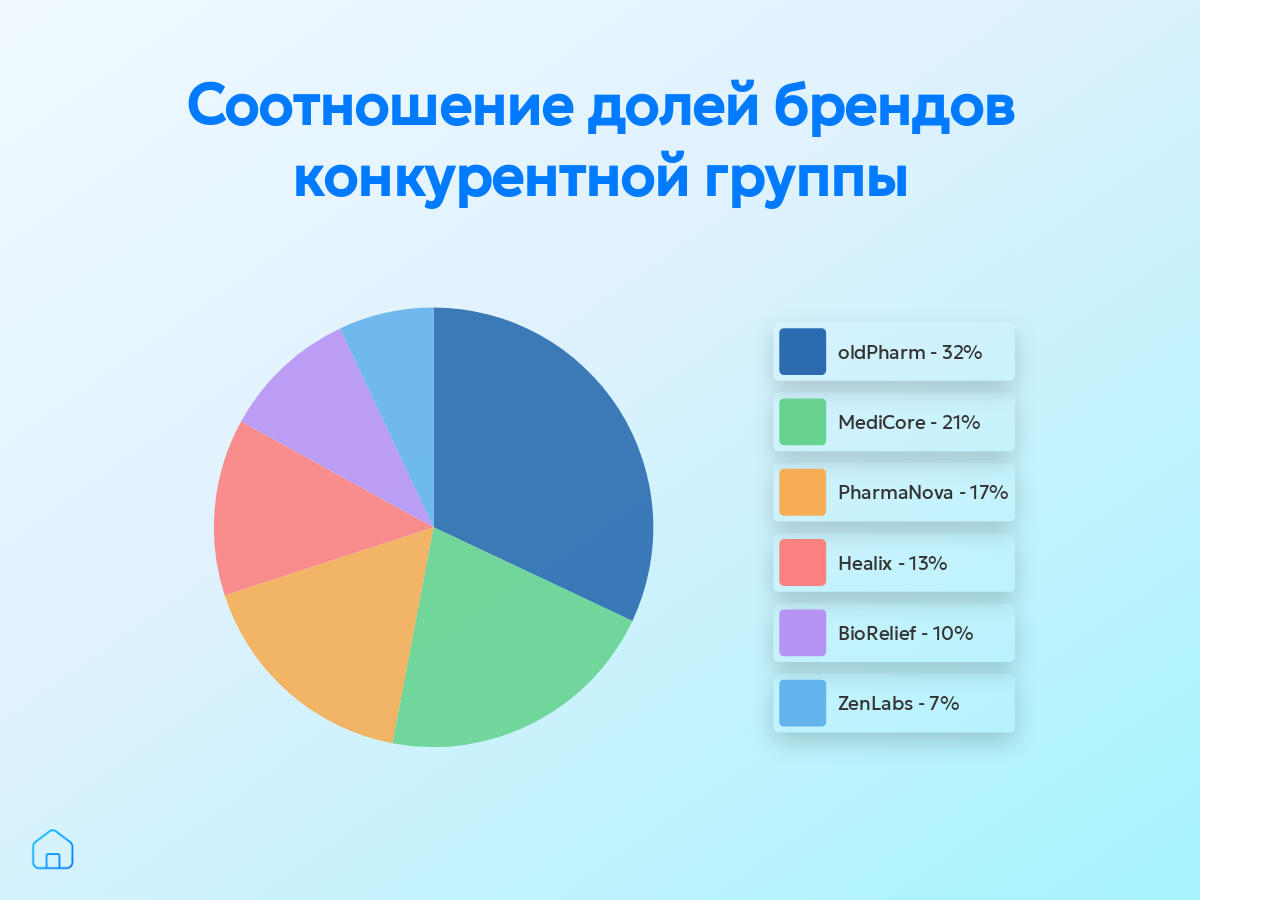
<file: slides/competitors/index.html>
<!doctype html>
<html lang="ru">
  <head>
    <meta charset="UTF-8" />
    <title>Конкурентная группа</title>
    <link rel="stylesheet" href="../../shared/css/app.css" />
    <link rel="stylesheet" href="./css/slide.css" />
  </head>
  <body data-slide="competitors">
    <div class="viewport">
      <div class="slide-frame start-slide">
        <h1>Соотношение долей брендов конкурентной группы</h1>
        <div class="chart-container">
          <svg id="chart" viewBox="0 0 400 400"></svg>
          <div class="legend" id="legend"></div>
        </div>
        <div id="hub"></div>
      </div>
    </div>
  </body>
  <script src="../../shared/js/tracker.js"></script>
  <script src="../../shared/js/app.js"></script>
  <script src="./js/slide.js"></script>
</html>
</file>
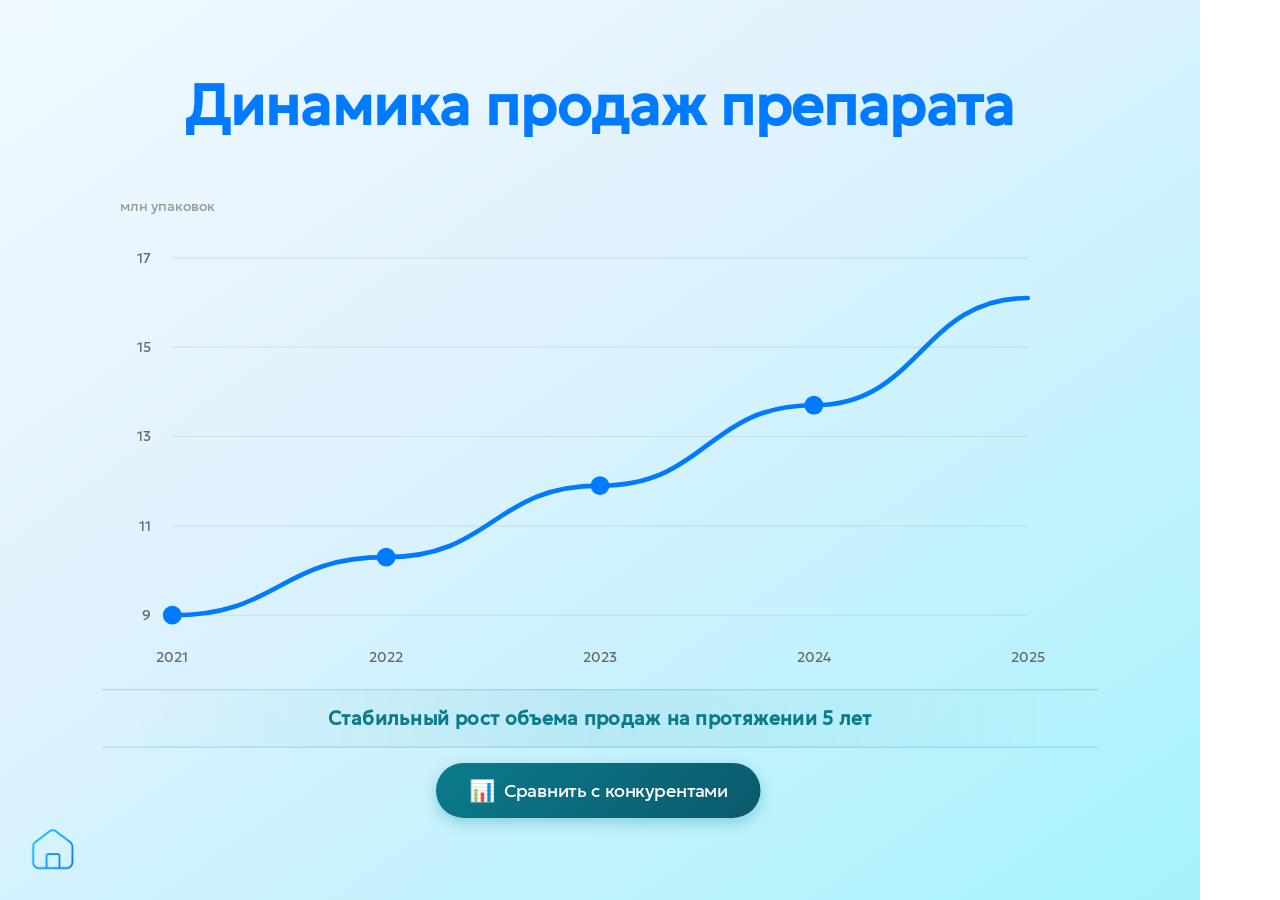
<file: slides/sales/index.html>
<!doctype html>
<html lang="ru">
  <head>
    <meta charset="UTF-8" />
    <title>Объем продаж</title>
    <link rel="stylesheet" href="../../shared/css/app.css" />
    <link rel="stylesheet" href="./css/slide.css" />
  </head>
  <body data-slide="sales">
    <div class="viewport">
      <div class="slide-frame start-slide">
        <h1>Динамика продаж препарата</h1>
        <svg id="chart" width="850" height="425"></svg>
        <div class="tooltip" id="tooltip"></div>
        <div class="note">Стабильный рост объема продаж на протяжении 5 лет</div>
        <div class="btn-competitors i-trigger" data-slide="../competitors/index.html">Сравнить с конкурентами</div>
        <div id="hub"></div>
      </div>
    </div>
  </body>
  <script src="../../shared/js/tracker.js"></script>
  <script src="../../shared/js/app.js"></script>
  <script src="./js/slide.js"></script>
</html>
</file>
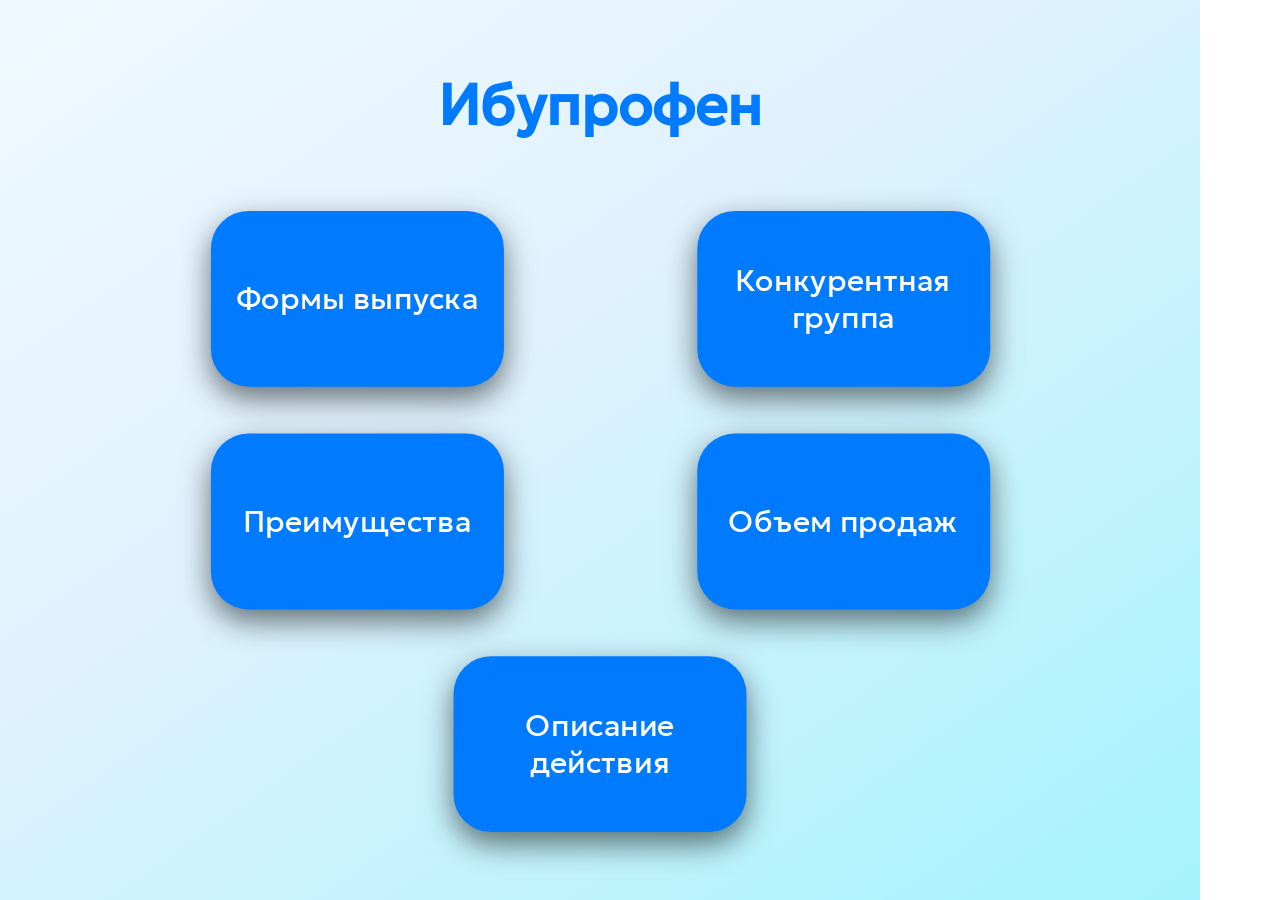
<file: slides/start/index.html>
<!doctype html>
<html lang="ru">
  <head>
    <meta charset="UTF-8" />
    <title>Стартовый слайд</title>
    <link rel="stylesheet" href="../../shared/css/app.css" />
    <link rel="stylesheet" href="./css/slide.css" />
  </head>
  <body data-slide="start">
    <div class="viewport">
      <div class="slide-frame start-slide">
        <h1>Ибупрофен</h1>
        <div class="nav">
          <div class="btn btn-1 i-trigger" data-slide="../forms/index.html">Формы выпуска</div>
          <div class="btn btn-2 i-trigger" data-slide="../competitors/index.html">
            Конкурентная группа
          </div>
          <div class="btn btn-3 i-trigger" data-slide="../advantages/index.html">Преимущества</div>
          <div class="btn btn-4 i-trigger" data-slide="../sales/index.html">Объем продаж</div>
          <div class="btn btn-5 i-trigger" data-slide="../mechanism/index.html">
            Описание действия
          </div>
        </div>
      </div>
    </div>
  </body>
  <script src="../../shared/js/tracker.js"></script>
  <script src="../../shared/js/app.js"></script>
</html>
</file>
<file: shared/css/app.css>
@keyframes blink {
  0% {
    opacity: 0.9;
  }
  25% {
    opacity: 0.7;
  }
  50% {
    opacity: 1;
  }
  75% {
    opacity: 0.7;
  }
  100% {
    opacity: 0.9;
  }
}
@keyframes blink-shadow {
  0% {
    filter: drop-shadow(0 0 6px rgb(0, 123, 255));
  }
  50% {
    filter: drop-shadow(0 0 18px rgb(0, 123, 255));
  }
  100% {
    filter: drop-shadow(0 0 6px rgb(0, 123, 255));
  }
}
@keyframes spin {
  to {
    --angle: 360deg;
  }
}
@property --angle {
  syntax: "<angle>";
  initial-value: 0deg;
  inherits: false;
}
@font-face {
  font-family: "GeologicaRegular";
  src: url("fonts/Geologica/Geologica-Regular.ttf") format("truetype");
}
* {
  margin: 0;
  padding: 0;
  box-sizing: border-box;
}

body {
  font-family: "GeologicaRegular";
}

.viewport {
  width: 1024px;
  height: 768px;
  transform-origin: 0 0;
  overflow: hidden;
}

.slide-frame {
  width: 1024px;
  height: 768px;
  position: relative;
  overflow: hidden;
  background: linear-gradient(145deg, #f0f9ff 0%, #e0f2fe 40%, #a5f3fc 100%);
}

h1 {
  text-align: center;
  margin-top: 60px;
  color: #007bff;
  font-size: 48px;
}

#hub {
  position: absolute;
  bottom: 0;
}
#hub img {
  margin-left: 20px;
  margin-bottom: 15px;
  cursor: pointer;
}

.popup {
  width: 1024px;
  height: 768px;
  z-index: 1000;
  position: absolute;
  overflow: hidden;
  left: 0;
  top: 0;
  right: 0;
  bottom: 0;
  border: none;
  opacity: 0;
  background: rgba(0, 0, 0, 0.5);
  backdrop-filter: blur(10px);
  transform: scale(0);
  transition: opacity 0.5s ease, transform 0.1s 0.5s ease;
}
.popup.active {
  opacity: 1;
  transform: scale(1);
  transition: opacity 0.2s;
}
.popup.active article {
  transform: translate(0, 0);
  transition: all 0.3s ease 0.2s;
}
.popup article {
  position: relative;
  width: 100%;
  height: 100%;
  transform: translateY(768px);
  transition: transform 0.3s ease, opacity 0.2s ease;
}
.popup article .popup-window {
  width: 900px;
  height: 568px;
  background-color: #fff;
  border-radius: 32px;
  position: absolute;
  left: 56px;
  top: 100px;
}
.popup article .popup-window .btn-close {
  width: 50px;
  height: 50px;
  display: flex;
  justify-content: center;
  align-items: center;
  background-color: #f0f4f8;
  color: #333333;
  border-radius: 50%;
  padding: 20px;
  font-size: 28px;
  cursor: pointer;
  position: absolute;
  top: -25px;
  right: 0px;
  transition: all 0.2s ease;
  box-shadow: 0 4px 10px rgba(0, 123, 255, 0.2);
}
.popup article .popup-window .btn-close:hover {
  background-color: #007bff;
  color: #fff;
}

/*# sourceMappingURL=app.css.map */
</file>
<file: slides/competitors/css/slide.css>
@keyframes blink {
  0% {
    opacity: 0.9;
  }
  25% {
    opacity: 0.7;
  }
  50% {
    opacity: 1;
  }
  75% {
    opacity: 0.7;
  }
  100% {
    opacity: 0.9;
  }
}
@keyframes blink-shadow {
  0% {
    filter: drop-shadow(0 0 6px rgb(0, 123, 255));
  }
  50% {
    filter: drop-shadow(0 0 18px rgb(0, 123, 255));
  }
  100% {
    filter: drop-shadow(0 0 6px rgb(0, 123, 255));
  }
}
@keyframes spin {
  to {
    --angle: 360deg;
  }
}
@property --angle {
  syntax: "<angle>";
  initial-value: 0deg;
  inherits: false;
}
.chart-container {
  position: absolute;
  top: 200px;
  left: 120px;
  display: flex;
  align-items: center;
  gap: 40px;
}

#chart {
  width: 500px;
  height: 500px;
}
#chart path {
  opacity: 0.9;
}
#chart path.active {
  animation: blink 1.5s linear infinite;
}

.legend {
  display: flex;
  flex-direction: column;
  gap: 10px;
}
.legend .legend-item {
  display: flex;
  align-items: center;
  gap: 10px;
  padding: 5px;
  font-size: 16px;
  color: #333333;
  border-radius: 4px;
  box-shadow: 0 8px 20px rgba(0, 0, 0, 0.18);
  cursor: pointer;
  transition: all 0.2s ease;
}
.legend .legend-item .legend-color {
  width: 40px;
  height: 40px;
  border-radius: 4px;
}
.legend .legend-item.active {
  font-weight: bold;
  transform: translateX(-40px);
}

/*# sourceMappingURL=slide.css.map */
</file>
<file: slides/sales/css/slide.css>
@charset "UTF-8";
@keyframes blink {
  0% {
    opacity: 0.9;
  }
  25% {
    opacity: 0.7;
  }
  50% {
    opacity: 1;
  }
  75% {
    opacity: 0.7;
  }
  100% {
    opacity: 0.9;
  }
}
@keyframes blink-shadow {
  0% {
    filter: drop-shadow(0 0 6px rgb(0, 123, 255));
  }
  50% {
    filter: drop-shadow(0 0 18px rgb(0, 123, 255));
  }
  100% {
    filter: drop-shadow(0 0 6px rgb(0, 123, 255));
  }
}
@keyframes spin {
  to {
    --angle: 360deg;
  }
}
@property --angle {
  syntax: "<angle>";
  initial-value: 0deg;
  inherits: false;
}
#chart {
  margin-top: 40px;
  margin-left: 87px;
}

.grid-line {
  stroke: rgba(0, 0, 0, 0.08);
  stroke-width: 1;
}

.axis-text {
  font-size: 12px;
  fill: #666;
}

.y-label {
  font-size: 12px;
  fill: #999;
}

.line {
  fill: none;
  stroke: #007bff;
  stroke-width: 4;
  stroke-linecap: round;
}

.point {
  fill: #007bff;
  opacity: 0;
  transform: scale(0);
  transform-origin: center;
}
.point.active {
  opacity: 1;
  transform: scale(1);
  transition: 0.1s;
}
.point:hover {
  stroke: #fff;
  stroke-width: 1px;
  animation: blink-shadow 1s linear infinite;
}
.point.last {
  r: 16;
  animation: blink-shadow 1.5s linear infinite;
}

.tooltip {
  position: absolute;
  padding: 8px 12px;
  font-size: 14px;
  background: #fff;
  border-radius: 8px;
  box-shadow: 0 4px 10px rgba(0, 123, 255, 0.2);
  pointer-events: none;
  opacity: 0;
  transition: 0.2s;
}

.note {
  position: absolute;
  bottom: 130px;
  left: 87px;
  right: 87px;
  padding: 14px 0;
  font-size: 16px;
  font-weight: 600;
  color: #0b7b8c;
  text-align: center;
  letter-spacing: 0.5px;
  background: linear-gradient(90deg, transparent, rgba(11, 123, 140, 0.08), transparent);
  border-top: 1px solid rgba(11, 123, 140, 0.2);
  border-bottom: 1px solid rgba(11, 123, 140, 0.2);
}

.btn-competitors {
  position: absolute;
  bottom: 70px;
  left: 372px;
  display: flex;
  align-items: center;
  gap: 8px;
  padding: 12px 28px;
  font-size: 15px;
  font-weight: 500;
  color: white;
  background: linear-gradient(135deg, #0b7b8c, #0a5a6b);
  border: none;
  border-radius: 40px;
  box-shadow: 0 4px 12px rgba(11, 123, 140, 0.3);
  cursor: pointer;
  transition: all 0.3s ease;
}
.btn-competitors::before {
  content: "📊";
  font-size: 18px;
  transition: transform 0.2s ease;
}
.btn-competitors:hover {
  background: linear-gradient(135deg, #0d8a9e, #0c6a7a);
  box-shadow: 0 8px 20px rgba(11, 123, 140, 0.4);
  transform: translateY(-2px);
}
.btn-competitors:hover::before {
  transform: scale(1.2);
}

/*# sourceMappingURL=slide.css.map */
</file>
<file: slides/start/css/slide.css>
@keyframes blink {
  0% {
    opacity: 0.9;
  }
  25% {
    opacity: 0.7;
  }
  50% {
    opacity: 1;
  }
  75% {
    opacity: 0.7;
  }
  100% {
    opacity: 0.9;
  }
}
@keyframes blink-shadow {
  0% {
    filter: drop-shadow(0 0 6px rgb(0, 123, 255));
  }
  50% {
    filter: drop-shadow(0 0 18px rgb(0, 123, 255));
  }
  100% {
    filter: drop-shadow(0 0 6px rgb(0, 123, 255));
  }
}
@keyframes spin {
  to {
    --angle: 360deg;
  }
}
@property --angle {
  syntax: "<angle>";
  initial-value: 0deg;
  inherits: false;
}
.nav {
  display: flex;
  flex-wrap: wrap;
  justify-content: space-around;
  row-gap: 40px;
  column-gap: 30px;
  width: 800px;
  margin: 60px auto 0;
}
.nav .btn {
  display: flex;
  align-items: center;
  justify-content: center;
  width: 250px;
  height: 150px;
  font-size: 26px;
  color: #ffffff;
  text-align: center;
  background-color: #007bff;
  border-radius: 32px;
  box-shadow: 0 10px 25px rgba(0, 0, 0, 0.55);
  cursor: pointer;
  transition: all 0.2s ease;
}
.nav .btn:hover {
  transform: translateY(-4px);
  box-shadow: 0 12px 30px rgba(0, 123, 255, 0.3);
}

/*# sourceMappingURL=slide.css.map */
</file>
